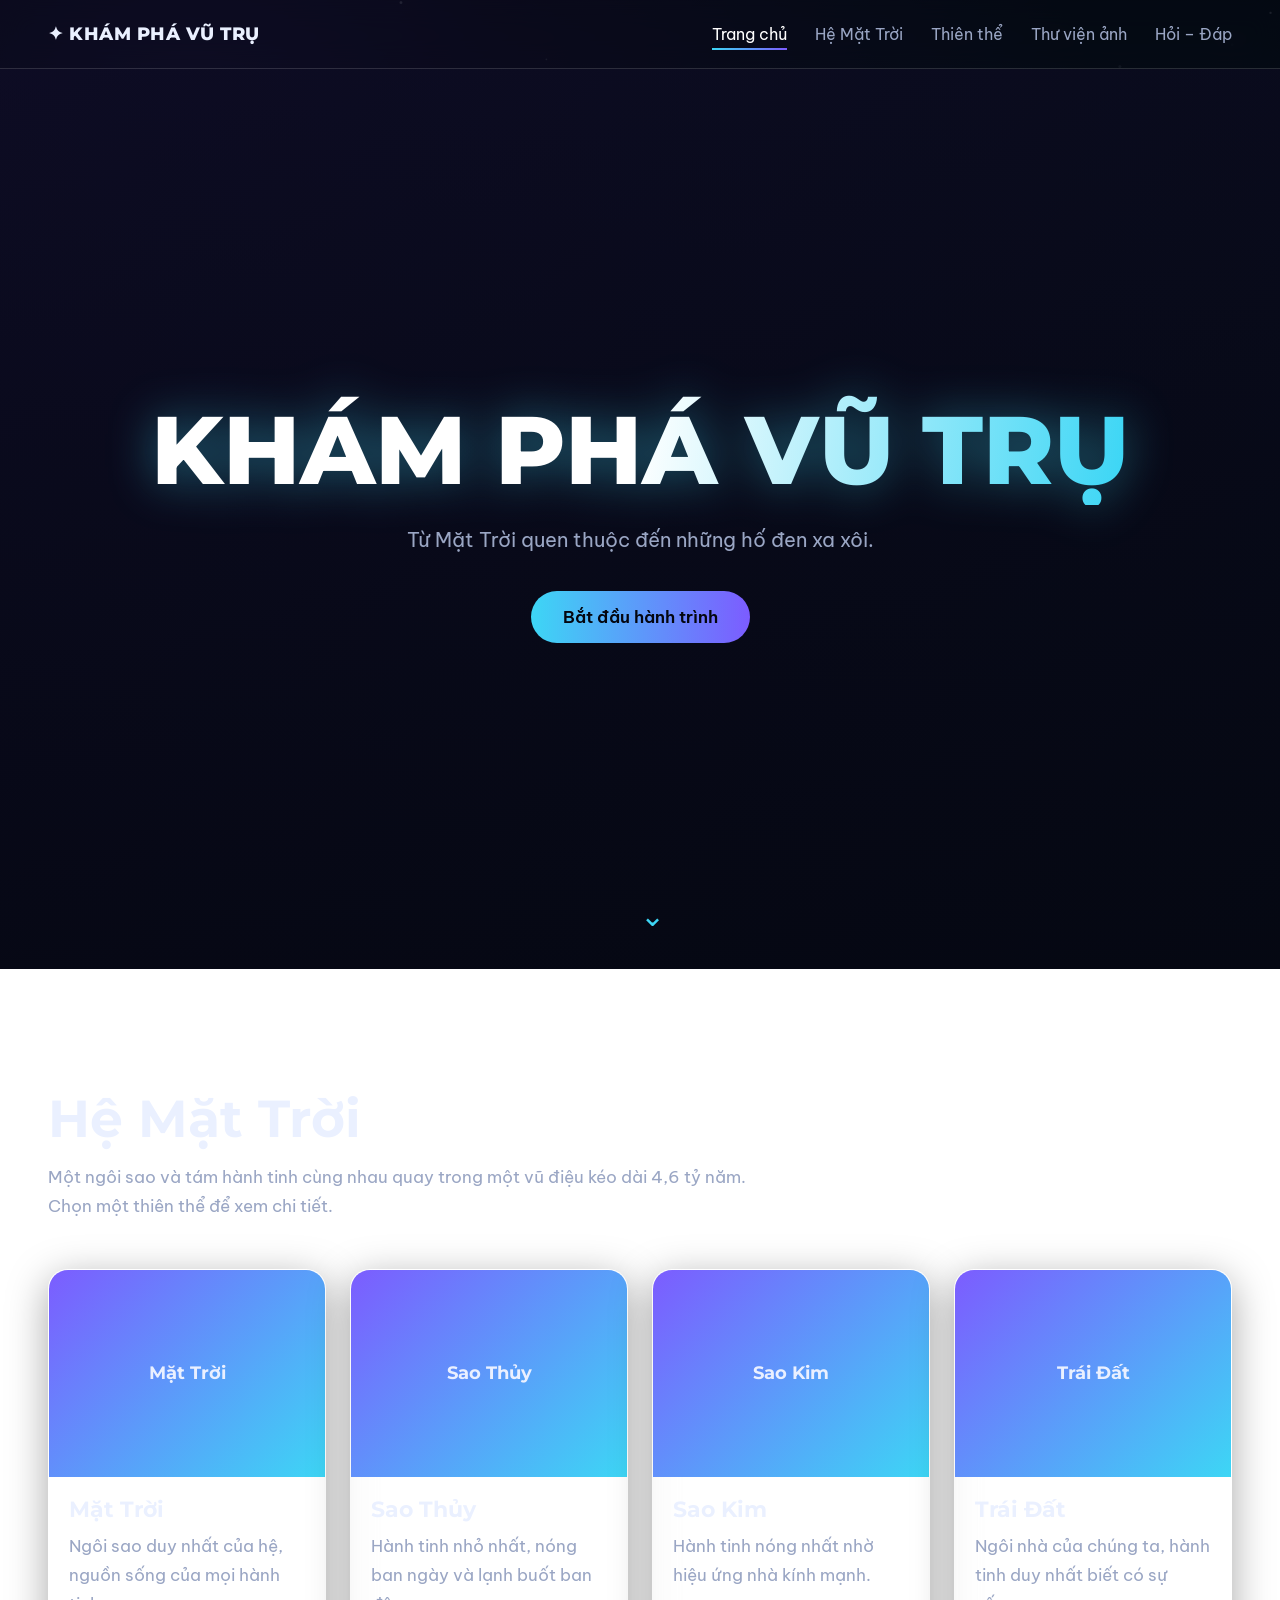
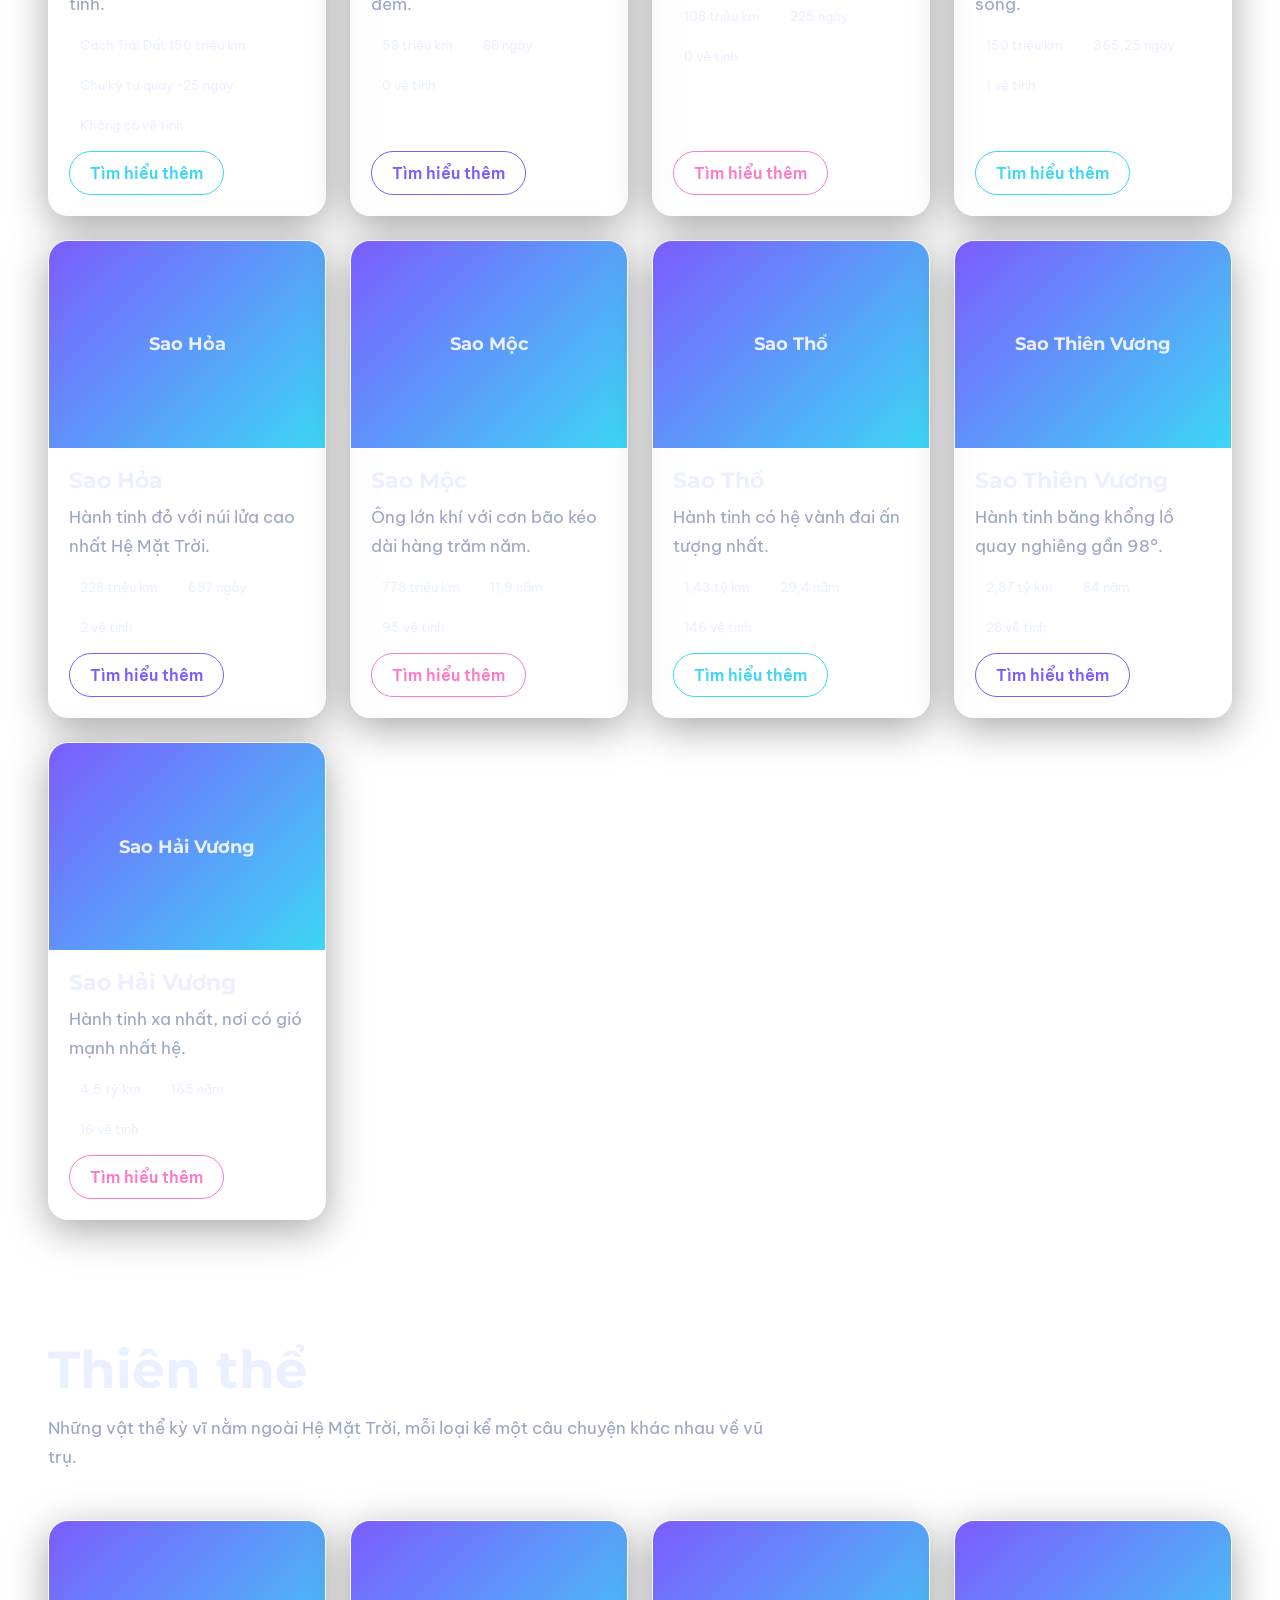
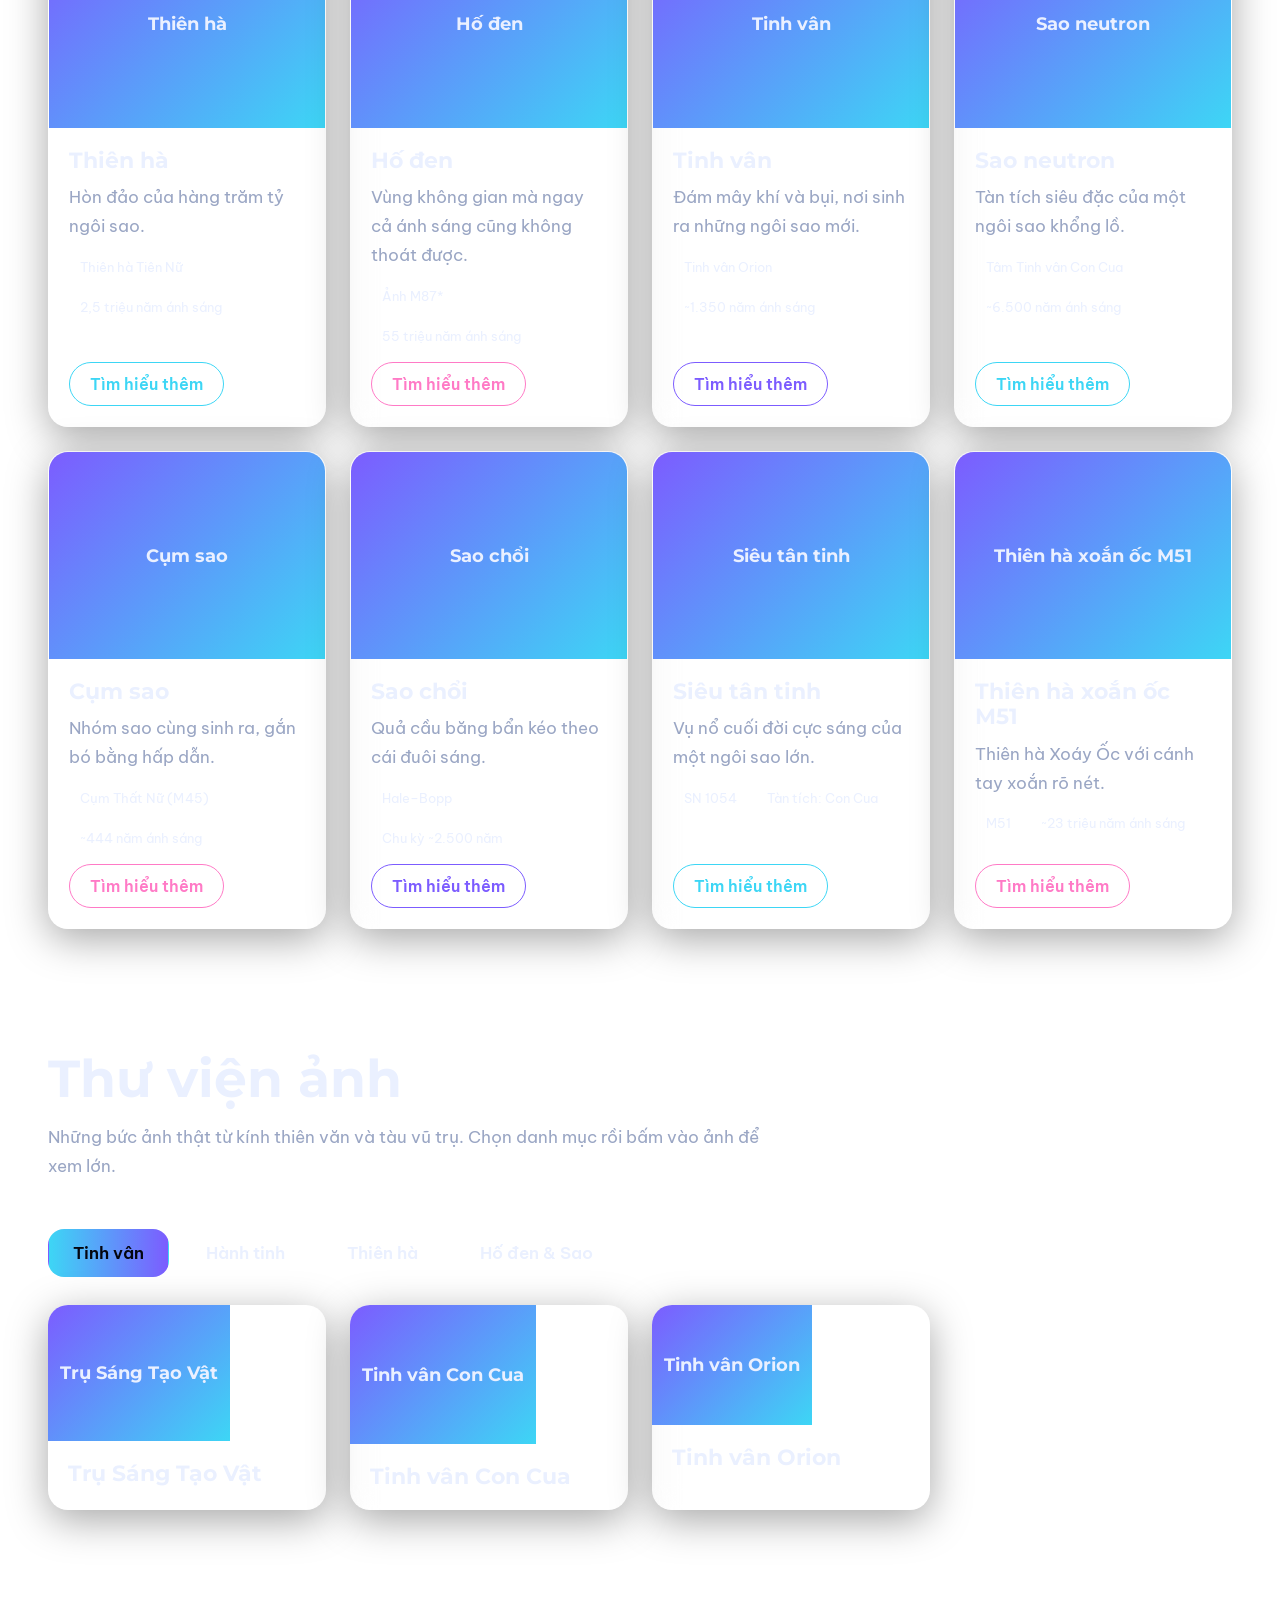
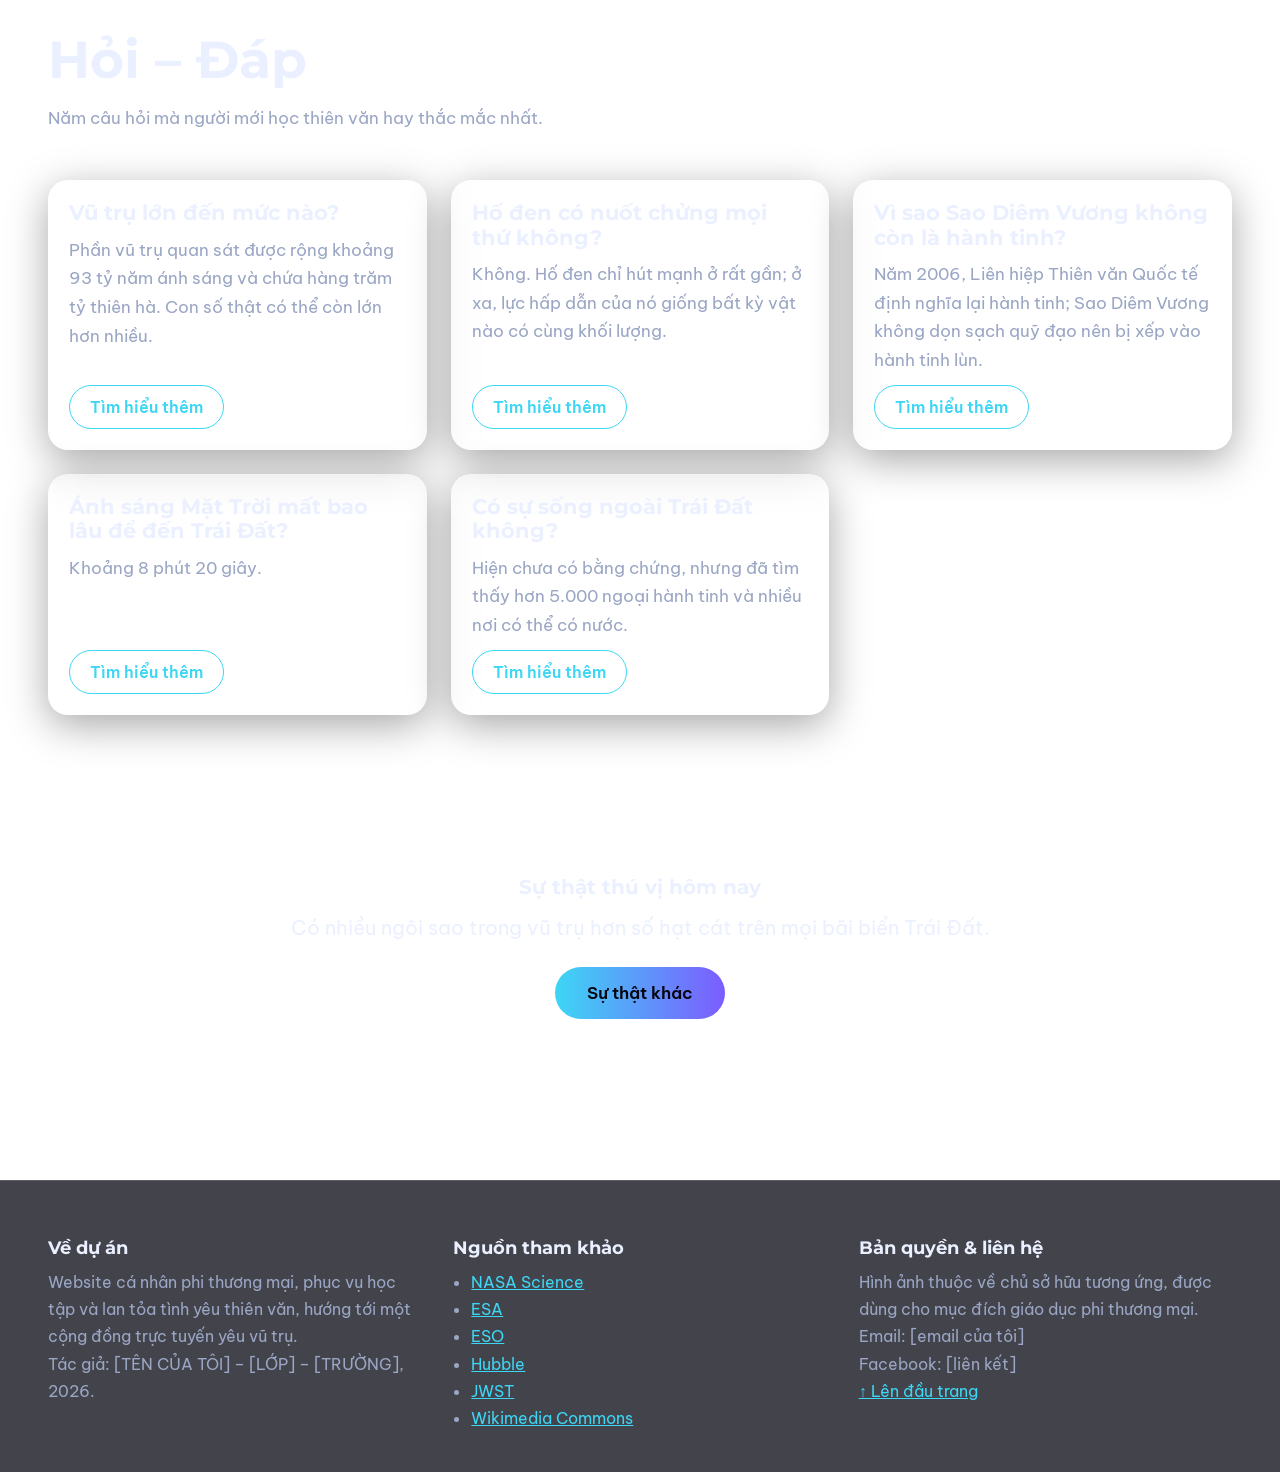
<file: cosmos-exploration/kham-pha-vu-tru-source.html>
<!DOCTYPE html>
<html lang="vi">
<head>
<meta charset="utf-8">
<meta name="viewport" content="width=device-width, initial-scale=1">
<title>Khám Phá Vũ Trụ – Cộng đồng yêu thiên văn</title>
<meta name="description" content="Website cá nhân phi thương mại về thiên văn học: Hệ Mặt Trời, thiên thể, thư viện ảnh và hỏi đáp về vũ trụ.">
<meta property="og:title" content="Khám Phá Vũ Trụ">
<meta property="og:description" content="Hành trình khám phá Hệ Mặt Trời, hố đen, tinh vân và thiên hà.">
<meta property="og:type" content="website">
<!-- ===== CHỖ DÁN MÃ GOOGLE ANALYTICS (GA4) Ở ĐÂY SAU NÀY ===== -->
<link rel="preconnect" href="https://fonts.googleapis.com">
<link href="https://fonts.googleapis.com/css2?family=Be+Vietnam+Pro:wght@400;500;600&family=Montserrat:wght@700;800&display=swap" rel="stylesheet">
<style>
/* ===== Biến màu & nền ===== */
:root{--ivory:#EAF0FF;--mute:#9AA6C4;--cy:#3DD6F5;--vi:#7C5CFF;--pk:#FF7AC6;--glass:rgba(255,255,255,.06);--line:rgba(255,255,255,.14)}
*{box-sizing:border-box;margin:0}
html{scroll-behavior:smooth}
body{font:400 17px/1.7 'Be Vietnam Pro',sans-serif;color:var(--ivory);min-height:100vh;
background:radial-gradient(900px 600px at 15% 10%,rgba(124,92,255,.25),transparent),radial-gradient(800px 600px at 90% 40%,rgba(61,214,245,.15),transparent),radial-gradient(800px 600px at 20% 85%,rgba(255,122,198,.14),transparent),linear-gradient(#04060F,#0A1022);background-attachment:fixed}
h1,h2,h3{font-family:Montserrat,sans-serif;line-height:1.15}
#stars{position:fixed;inset:0;width:100%;height:100%;z-index:0;pointer-events:none}
#prog{position:fixed;top:0;left:0;height:3px;width:0;background:linear-gradient(90deg,var(--cy),var(--vi));z-index:60}
.wrap{max-width:1280px;margin:0 auto;padding:0 24px;position:relative;z-index:1}
@media(min-width:900px){.wrap{padding:0 48px}}
section{padding:120px 0 0}
/* ===== Navbar ===== */
nav{position:sticky;top:0;z-index:50;background:rgba(4,6,15,.65);backdrop-filter:blur(14px);-webkit-backdrop-filter:blur(14px);border-bottom:1px solid var(--line)}
nav .wrap{display:flex;align-items:center;justify-content:space-between;height:68px}
.logo{font:800 18px Montserrat;letter-spacing:.5px;color:var(--ivory);text-decoration:none}
nav ul{display:flex;gap:28px;list-style:none;padding:0}
nav a.l{color:var(--mute);text-decoration:none;font-size:16px;padding:6px 0;background:linear-gradient(90deg,var(--cy),var(--vi)) 0 100%/0 2px no-repeat;transition:.3s}
nav a.l:hover,nav a.l.on{color:#fff;background-size:100% 2px}
#burger{display:none;background:none;border:1px solid var(--line);color:#fff;font-size:24px;border-radius:10px;width:48px;height:44px;cursor:pointer}
@media(max-width:820px){#burger{display:block}nav ul{display:none;position:absolute;top:68px;left:0;right:0;flex-direction:column;gap:0;background:rgba(4,6,15,.96);padding:8px 24px}nav ul.open{display:flex}nav ul a{display:block;padding:14px 0}}
/* ===== Hero ===== */
#home{min-height:100vh;padding:0;display:flex;align-items:center;justify-content:center;text-align:center;position:relative;overflow:hidden}
#hbg{position:absolute;inset:-8% 0;background:linear-gradient(rgba(4,6,15,.55),rgba(4,6,15,.85)),url('https://commons.wikimedia.org/wiki/Special:FilePath/Pillars_of_creation_2014_HST_WFC3-UVIS_full-res_denoised.jpg?width=1600') center/cover,linear-gradient(135deg,#1a1440,#0a1022);will-change:transform}
#home .in{position:relative;z-index:1;padding:24px}
#home h1{font-size:clamp(44px,9vw,96px);font-weight:800;background:linear-gradient(100deg,#fff 20%,var(--cy) 40%,var(--pk) 55%,#fff 75%);background-size:250% 100%;-webkit-background-clip:text;background-clip:text;color:transparent;animation:shine 6s linear infinite;filter:drop-shadow(0 0 24px rgba(61,214,245,.45))}
@keyframes shine{to{background-position:-250% 0}}
#home p{color:var(--mute);font-size:20px;margin:18px 0 34px}
.btn{display:inline-block;border:0;cursor:pointer;font:600 17px 'Be Vietnam Pro';color:#04060F;text-decoration:none;padding:15px 32px;border-radius:999px;background:linear-gradient(90deg,var(--cy),var(--vi));transition:.3s}
.btn:hover{transform:translateY(-3px);box-shadow:0 8px 30px rgba(124,92,255,.5);color:#fff}
.arr{position:absolute;bottom:28px;left:50%;font-size:30px;color:var(--cy);animation:bl 1.6s infinite;text-decoration:none}
@keyframes bl{50%{opacity:.2;transform:translateY(8px)}}
/* ===== Tiêu đề phần & lưới ===== */
.sh{margin-bottom:48px;max-width:720px}
.sh h2{font-size:clamp(32px,5vw,52px);margin-bottom:14px}
.sh p{color:var(--mute)}
.grid{display:grid;gap:24px;grid-template-columns:repeat(4,1fr)}
@media(max-width:1000px){.grid{grid-template-columns:repeat(2,1fr)}}
@media(max-width:560px){.grid{grid-template-columns:1fr}}
.card{background:var(--glass);backdrop-filter:blur(12px);-webkit-backdrop-filter:blur(12px);border:1px solid var(--line);border-radius:20px;overflow:hidden;box-shadow:0 10px 40px rgba(0,0,0,.35);transition:.35s;display:flex;flex-direction:column;--ac:var(--cy)}
.card:hover{transform:translateY(-6px);border-color:var(--ac);box-shadow:0 0 28px color-mix(in srgb,var(--ac) 45%,transparent)}
.ph{aspect-ratio:4/3;overflow:hidden;background:linear-gradient(135deg,#1a1440,#0a1022)}
.ph img,.fb{width:100%;height:100%;object-fit:cover;transition:.5s}
.card:hover .ph img{transform:scale(1.07)}
.fb{display:flex;align-items:center;justify-content:center;text-align:center;padding:12px;font:700 18px Montserrat;background:linear-gradient(135deg,var(--vi),var(--cy))}
.cb{padding:20px;display:flex;flex-direction:column;gap:10px;flex:1}
.cb h3{font-size:22px}
.cb p{color:var(--mute);font-size:17px}
.chips{display:flex;flex-wrap:wrap;gap:8px}
.chip{font-size:13px;padding:4px 10px;border-radius:999px;border:1px solid var(--line);color:var(--ivory);background:rgba(255,255,255,.05)}
.more{margin-top:auto;align-self:flex-start;min-height:44px;cursor:pointer;background:none;color:var(--ac);border:1px solid var(--ac);border-radius:999px;padding:8px 20px;font:600 16px 'Be Vietnam Pro';transition:.3s}
.more:hover{background:var(--ac);color:#04060F}
a:focus-visible,button:focus-visible{outline:3px solid var(--pk);outline-offset:3px}
/* ===== Tab thư viện ===== */
.tabs{display:flex;flex-wrap:wrap;gap:12px;margin-bottom:28px}
.tab{min-height:48px;padding:10px 24px;border-radius:16px;border:1px solid var(--line);background:var(--glass);color:var(--ivory);font:600 17px 'Be Vietnam Pro';cursor:pointer;transition:.3s}
.tab.on,.tab:hover{background:linear-gradient(90deg,var(--cy),var(--vi));color:#04060F;border-color:transparent}
#gal{animation:fi .4s}
@keyframes fi{from{opacity:0;transform:translateY(10px)}}
.gi{cursor:pointer;border:0;padding:0;text-align:left;color:inherit;font:inherit}
/* ===== Hỏi đáp ===== */
.faq{display:grid;gap:24px;grid-template-columns:repeat(auto-fit,minmax(300px,1fr))}
.faq .cb h3{font-size:21px}
/* ===== Sự thật hôm nay ===== */
.fact{margin-top:120px;text-align:center;padding:40px 24px;border-radius:20px;border:1px solid var(--line);background:var(--glass);backdrop-filter:blur(12px)}
.fact p{font-size:20px;max-width:760px;margin:12px auto 22px}
/* ===== Modal & lightbox ===== */
.ov{position:fixed;inset:0;z-index:100;background:rgba(2,4,12,.82);backdrop-filter:blur(6px);display:flex;align-items:center;justify-content:center;padding:20px;opacity:0;visibility:hidden;transition:.35s}
.ov.show{opacity:1;visibility:visible}
.box{background:#0d1428;border:1px solid var(--line);border-radius:20px;max-width:880px;width:100%;max-height:92vh;overflow:auto;position:relative;transform:scale(.92);transition:.35s}
.ov.show .box{transform:scale(1)}
.box img,.box .fb{width:100%;max-height:42vh;object-fit:cover;display:block}
.mb{padding:24px 28px 28px}
.mb h3{font-size:34px;margin-bottom:10px}
.mb small{display:block;color:var(--mute);font-size:14px;margin-top:14px}
table{width:100%;border-collapse:collapse;margin-top:16px;font-size:16px}
td{padding:8px 0;border-bottom:1px solid var(--line)}td:first-child{color:var(--mute);width:45%}
.x,.nv{position:absolute;z-index:2;width:48px;height:48px;border-radius:50%;border:1px solid var(--line);background:rgba(4,6,15,.8);color:#fff;font-size:22px;cursor:pointer}
.x{top:12px;right:12px}.nv{top:35%}#pv{left:12px}#nx{right:12px}
/* ===== Footer ===== */
footer{margin-top:120px;border-top:1px solid var(--line);background:rgba(4,6,15,.75);padding:56px 0 40px;position:relative;z-index:1;font-size:16px}
.fg{display:grid;gap:32px;grid-template-columns:repeat(auto-fit,minmax(260px,1fr))}
footer h4{font:700 18px Montserrat;margin-bottom:10px}
footer p,footer li{color:var(--mute)}footer ul{padding-left:18px}footer a{color:var(--cy)}
/* ===== Hiệu ứng cuộn ===== */
.rv{opacity:0;transform:translateY(28px);transition:.6s}
.rv.in{opacity:1;transform:none}
@media(prefers-reduced-motion:reduce){*{animation:none!important;transition:none!important;scroll-behavior:auto!important}.rv{opacity:1;transform:none}}
</style>
</head>
<body>
<canvas id="stars"></canvas><div id="prog"></div>

<nav><div class="wrap">
<a class="logo" href="#home">✦ KHÁM PHÁ VŨ TRỤ</a>
<button id="burger" aria-label="Mở menu">☰</button>
<ul id="menu">
<li><a class="l" href="#home">Trang chủ</a></li><li><a class="l" href="#solar">Hệ Mặt Trời</a></li>
<li><a class="l" href="#objects">Thiên thể</a></li><li><a class="l" href="#gallery">Thư viện ảnh</a></li>
<li><a class="l" href="#faq">Hỏi – Đáp</a></li>
</ul></div></nav>

<header id="home"><div id="hbg"></div>
<div class="in"><h1>KHÁM PHÁ VŨ TRỤ</h1><p>Từ Mặt Trời quen thuộc đến những hố đen xa xôi.</p><a class="btn" href="#solar">Bắt đầu hành trình</a></div>
<a class="arr" href="#solar" aria-label="Cuộn xuống">⌄</a></header>

<main class="wrap">
<section id="solar"><div class="sh rv"><h2>Hệ Mặt Trời</h2><p>Một ngôi sao và tám hành tinh cùng nhau quay trong một vũ điệu kéo dài 4,6 tỷ năm. Chọn một thiên thể để xem chi tiết.</p></div><div class="grid" id="gs"></div></section>
<section id="objects"><div class="sh rv"><h2>Thiên thể</h2><p>Những vật thể kỳ vĩ nằm ngoài Hệ Mặt Trời, mỗi loại kể một câu chuyện khác nhau về vũ trụ.</p></div><div class="grid" id="go"></div></section>
<section id="gallery"><div class="sh rv"><h2>Thư viện ảnh</h2><p>Những bức ảnh thật từ kính thiên văn và tàu vũ trụ. Chọn danh mục rồi bấm vào ảnh để xem lớn.</p></div><div class="tabs" id="tabs"></div><div class="grid" id="gal"></div></section>
<section id="faq"><div class="sh rv"><h2>Hỏi – Đáp</h2><p>Năm câu hỏi mà người mới học thiên văn hay thắc mắc nhất.</p></div><div class="faq" id="gf"></div>
<div class="fact rv"><h3>Sự thật thú vị hôm nay</h3><p id="ft"></p><button class="btn" id="fb">Sự thật khác</button></div></section>
</main>

<footer><div class="wrap"><div class="fg">
<div><h4>Về dự án</h4><p>Website cá nhân phi thương mại, phục vụ học tập và lan tỏa tình yêu thiên văn, hướng tới một cộng đồng trực tuyến yêu vũ trụ.</p><p>Tác giả: [TÊN CỦA TÔI] – [LỚP] – [TRƯỜNG], 2026.</p></div>
<div><h4>Nguồn tham khảo</h4><ul>
<li><a href="https://science.nasa.gov" target="_blank" rel="noopener">NASA Science</a></li><li><a href="https://www.esa.int" target="_blank" rel="noopener">ESA</a></li>
<li><a href="https://www.eso.org" target="_blank" rel="noopener">ESO</a></li><li><a href="https://hubblesite.org" target="_blank" rel="noopener">Hubble</a></li>
<li><a href="https://webbtelescope.org" target="_blank" rel="noopener">JWST</a></li><li><a href="https://commons.wikimedia.org" target="_blank" rel="noopener">Wikimedia Commons</a></li></ul></div>
<div><h4>Bản quyền & liên hệ</h4><p>Hình ảnh thuộc về chủ sở hữu tương ứng, được dùng cho mục đích giáo dục phi thương mại.</p><p>Email: [email của tôi]<br>Facebook: [liên kết]</p><p><a href="#home">↑ Lên đầu trang</a></p></div>
</div></div></footer>

<!-- Modal -->
<div class="ov" id="md" role="dialog" aria-modal="true" aria-labelledby="mt"><div class="box"><button class="x" aria-label="Đóng">✕</button><div id="mi"></div><div class="mb"><h3 id="mt"></h3><p id="mp"></p><table id="mr"></table><small id="ms"></small></div></div></div>
<!-- Lightbox -->
<div class="ov" id="lb" role="dialog" aria-modal="true" aria-labelledby="lt"><div class="box"><button class="x" aria-label="Đóng">✕</button><button class="nv" id="pv" aria-label="Ảnh trước">‹</button><button class="nv" id="nx" aria-label="Ảnh sau">›</button><div id="li"></div><div class="mb"><h3 id="lt"></h3><p id="lp"></p><small id="ls"></small></div></div></div>

<script>
/* ===================== DỮ LIỆU (sửa link ảnh tại đây) ===================== */
const W=f=>'https://commons.wikimedia.org/wiki/Special:FilePath/'+f+'?width=800';
// Ảnh: [tên file Wikimedia, tác giả/nguồn, giấy phép]
// Hệ Mặt Trời: [tên, ảnh, mô tả ngắn, [chip], giới thiệu, [[thông số,giá trị]]]
const SOLAR=[
["Mặt Trời",["The_Sun_by_the_Atmospheric_Imaging_Assembly_of_NASA's_Solar_Dynamics_Observatory_-_20100819.jpg","NASA/SDO","Phạm vi công cộng"],"Ngôi sao duy nhất của hệ, nguồn sống của mọi hành tinh.",["Cách Trái Đất 150 triệu km","Chu kỳ tự quay ~25 ngày","Không có vệ tinh"],"Mặt Trời là quả cầu plasma khổng lồ chứa gần 99,9% khối lượng cả Hệ Mặt Trời. Năng lượng của nó đến từ phản ứng tổng hợp hydro thành heli ở lõi. Thú vị: ánh sáng sinh ra ở lõi phải mất hàng chục nghìn năm mới thoát ra bề mặt, rồi chỉ cần khoảng 8 phút để tới Trái Đất.",[["Đường kính","1,39 triệu km"],["Nhiệt độ bề mặt","~5.500 °C"],["Tuổi","~4,6 tỷ năm"]]],
["Sao Thủy",["Mercury_in_true_color.jpg","NASA/MESSENGER","Phạm vi công cộng"],"Hành tinh nhỏ nhất, nóng ban ngày và lạnh buốt ban đêm.",["58 triệu km","88 ngày","0 vệ tinh"],"Sao Thủy gần Mặt Trời nhất nên quay quanh nó chỉ trong 88 ngày. Bề mặt đầy hố va chạm như Mặt Trăng. Vì gần như không có khí quyển, nhiệt độ dao động từ khoảng 430 °C ban ngày xuống -180 °C ban đêm.",[["Đường kính","4.879 km"],["Một ngày","59 ngày Trái Đất"],["Vệ tinh","0"]]],
["Sao Kim",["PIA23791-Venus-RealAndEnhancedContrast-20200608.jpg","NASA/JPL-Caltech","Phạm vi công cộng"],"Hành tinh nóng nhất nhờ hiệu ứng nhà kính mạnh.",["108 triệu km","225 ngày","0 vệ tinh"],"Sao Kim có kích thước gần bằng Trái Đất nhưng bị bao bọc bởi khí quyển CO₂ dày, khiến bề mặt nóng hơn 460 °C. Nó tự quay ngược chiều so với hầu hết hành tinh, và một ngày dài hơn một năm của chính nó.",[["Đường kính","12.104 km"],["Nhiệt độ","~465 °C"],["Vệ tinh","0"]]],
["Trái Đất",["The_Blue_Marble_(remastered).jpg","NASA (Apollo 17)","Phạm vi công cộng"],"Ngôi nhà của chúng ta, hành tinh duy nhất biết có sự sống.",["150 triệu km","365,25 ngày","1 vệ tinh"],"Trái Đất có nước lỏng, khí quyển giàu nitơ, oxy và từ trường bảo vệ khỏi gió Mặt Trời. Khoảng 71% bề mặt là đại dương. Mặt Trăng giúp giữ trục nghiêng của Trái Đất ổn định, tạo nên các mùa đều đặn.",[["Đường kính","12.742 km"],["Tuổi","~4,54 tỷ năm"],["Vệ tinh","1"]]],
["Sao Hỏa",["OSIRIS_Mars_true_color.jpg","ESA/MPS/OSIRIS Team","CC BY-SA 3.0 IGO"],"Hành tinh đỏ với núi lửa cao nhất Hệ Mặt Trời.",["228 triệu km","687 ngày","2 vệ tinh"],"Màu đỏ của Sao Hỏa đến từ oxit sắt trên bề mặt. Hành tinh này có Olympus Mons, ngọn núi lửa cao khoảng 22 km, và dấu vết của các dòng sông cổ. Nhiều tàu thăm dò đang tìm bằng chứng về sự sống trong quá khứ.",[["Đường kính","6.779 km"],["Nhiệt độ TB","-60 °C"],["Vệ tinh","Phobos, Deimos"]]],
["Sao Mộc",["Jupiter_and_its_shrunken_Great_Red_Spot.jpg","NASA/ESA/Hubble","Phạm vi công cộng"],"Ông lớn khí với cơn bão kéo dài hàng trăm năm.",["778 triệu km","11,9 năm","95 vệ tinh"],"Sao Mộc nặng hơn tổng khối lượng mọi hành tinh khác cộng lại. Vết Đỏ Lớn là một cơn bão từng rộng hơn Trái Đất và đã hoạt động ít nhất vài trăm năm. Mặt Trăng Europa của nó có thể giấu đại dương dưới lớp băng.",[["Đường kính","139.820 km"],["Một ngày","~10 giờ"],["Vệ tinh","95 (đã xác nhận)"]]],
["Sao Thổ",["Saturn_during_Equinox.jpg","NASA/JPL/Space Science Institute","Phạm vi công cộng"],"Hành tinh có hệ vành đai ấn tượng nhất.",["1,43 tỷ km","29,4 năm","146 vệ tinh"],"Vành đai Sao Thổ gồm vô số mảnh băng và đá, rộng hàng trăm nghìn km nhưng mỏng chỉ vài chục mét. Mật độ trung bình của hành tinh nhỏ hơn nước, nên về lý thuyết nó sẽ nổi nếu có một bể nước đủ lớn.",[["Đường kính","116.460 km"],["Một ngày","~10,7 giờ"],["Vệ tinh","146 (đã xác nhận)"]]],
["Sao Thiên Vương",["Uranus2.jpg","NASA/Voyager 2","Phạm vi công cộng"],"Hành tinh băng khổng lồ quay nghiêng gần 98°.",["2,87 tỷ km","84 năm","28 vệ tinh"],"Sao Thiên Vương gần như \"lăn\" quanh Mặt Trời vì trục nghiêng cực lớn, khiến mỗi cực có khoảng 42 năm ngày liên tục rồi 42 năm đêm. Màu xanh lục nhạt đến từ khí metan trong khí quyển.",[["Đường kính","50.724 km"],["Nhiệt độ","~-224 °C"],["Vệ tinh","28"]]],
["Sao Hải Vương",["Neptune_Full.jpg","NASA/Voyager 2","Phạm vi công cộng"],"Hành tinh xa nhất, nơi có gió mạnh nhất hệ.",["4,5 tỷ km","165 năm","16 vệ tinh"],"Sao Hải Vương được phát hiện nhờ tính toán toán học vào năm 1846 trước khi có người nhìn thấy nó. Gió ở đây có thể vượt 2.000 km/h. Nó mới hoàn thành một vòng quanh Mặt Trời kể từ lúc được phát hiện vào năm 2011.",[["Đường kính","49.244 km"],["Nhiệt độ","~-214 °C"],["Vệ tinh","16"]]]
];
// Thiên thể: [tên, ảnh, mô tả, [chip], giới thiệu, [[thông số]], màu nhấn]
const OBJS=[
["Thiên hà",["Andromeda_Galaxy_(with_h-alpha).jpg","Adam Evans","CC BY 2.0"],"Hòn đảo của hàng trăm tỷ ngôi sao.",["Thiên hà Tiên Nữ","2,5 triệu năm ánh sáng"],"Thiên hà là tập hợp khổng lồ gồm sao, khí, bụi và vật chất tối liên kết bằng lực hấp dẫn. Thiên hà Tiên Nữ là thiên hà xoắn ốc lớn gần nhất và đang lao về phía Ngân Hà của chúng ta.",[["Loại","Xoắn ốc"],["Số sao","~1.000 tỷ"]],"#3DD6F5"],
["Hố đen",["Black_hole_-_Messier_87_crop_max_res.jpg","EHT Collaboration","CC BY 4.0"],"Vùng không gian mà ngay cả ánh sáng cũng không thoát được.",["Ảnh M87*","55 triệu năm ánh sáng"],"Hố đen hình thành khi vật chất bị nén lại cực mạnh. Bức ảnh năm 2019 của Kính thiên văn Chân trời Sự kiện cho thấy bóng đen của hố đen ở tâm thiên hà M87, được viền bởi khí nóng sáng rực.",[["Khối lượng M87*","~6,5 tỷ lần Mặt Trời"],["Công bố ảnh","2019"]],"#FF7AC6"],
["Tinh vân",["Orion_Nebula_-_Hubble_2006_mosaic_18000.jpg","NASA/ESA/Hubble","Phạm vi công cộng"],"Đám mây khí và bụi, nơi sinh ra những ngôi sao mới.",["Tinh vân Orion","~1.350 năm ánh sáng"],"Tinh vân Orion nằm trong chòm sao Thợ Săn, nhìn được bằng mắt thường như một vệt mờ. Bên trong là hàng nghìn ngôi sao còn rất trẻ đang hình thành từ khí và bụi.",[["Loại","Tinh vân phát xạ"],["Tuổi sao","Vài triệu năm"]],"#7C5CFF"],
["Sao neutron",["Crab_Nebula.jpg","NASA/ESA/Hubble","Phạm vi công cộng"],"Tàn tích siêu đặc của một ngôi sao khổng lồ.",["Tâm Tinh vân Con Cua","~6.500 năm ánh sáng"],"Một thìa vật chất sao neutron nặng cỡ hàng tỷ tấn. Ở tâm Tinh vân Con Cua có một sao neutron quay khoảng 30 vòng mỗi giây, phát xung như ngọn hải đăng vũ trụ.",[["Đường kính","~20 km"],["Vụ nổ","Năm 1054"]],"#3DD6F5"],
["Cụm sao",["Pleiades_large.jpg","NASA/ESA/AURA/Caltech","Phạm vi công cộng"],"Nhóm sao cùng sinh ra, gắn bó bằng hấp dẫn.",["Cụm Thất Nữ (M45)","~444 năm ánh sáng"],"Cụm Thất Nữ là cụm sao mở trẻ, dễ thấy bằng mắt thường. Các sao xanh nóng trong cụm sáng gấp hàng trăm lần Mặt Trời và được bao quanh bởi bụi phản xạ ánh sáng xanh.",[["Loại","Cụm sao mở"],["Tuổi","~100 triệu năm"]],"#FF7AC6"],
["Sao chổi",["Comet_Hale-Bopp_1995O1.jpg","E. Kolmhofer, H. Raab","CC BY-SA 3.0"],"Quả cầu băng bẩn kéo theo cái đuôi sáng.",["Hale–Bopp","Chu kỳ ~2.500 năm"],"Sao chổi là khối băng và bụi từ vùng rìa Hệ Mặt Trời. Khi tiến gần Mặt Trời, băng bay hơi tạo thành đầu sáng và đuôi dài luôn hướng ra xa Mặt Trời.",[["Nhân","Vài km"],["Đuôi","Hàng triệu km"]],"#7C5CFF"],
["Siêu tân tinh",["Crab_Nebula.jpg","NASA/ESA/Hubble","Phạm vi công cộng"],"Vụ nổ cuối đời cực sáng của một ngôi sao lớn.",["SN 1054","Tàn tích: Con Cua"],"Siêu tân tinh có thể sáng hơn cả thiên hà chứa nó trong vài tuần. Các nguyên tố nặng như sắt trong cơ thể chúng ta được tạo ra và phát tán từ những vụ nổ như vậy.",[["Loại","Sụp đổ lõi"],["Quan sát","Năm 1054"]],"#3DD6F5"],
["Thiên hà xoắn ốc M51",["Messier51_sRGB.jpg","NASA/ESA/Hubble","Phạm vi công cộng"],"Thiên hà Xoáy Ốc với cánh tay xoắn rõ nét.",["M51","~23 triệu năm ánh sáng"],"M51 đang tương tác với thiên hà vệ tinh nhỏ NGC 5195. Lực hấp dẫn của bạn đồng hành làm nổi bật các nhánh xoắn và kích thích sao mới hình thành.",[["Loại","Xoắn ốc"],["Chòm sao","Chó Săn"]],"#FF7AC6"]
];
// Thư viện ảnh: danh mục → [tên, ảnh, mô tả, ...]
const GAL={
"Tinh vân":[["Trụ Sáng Tạo Vật","Pillars_of_creation_2014_HST_WFC3-UVIS_full-res_denoised.jpg","Các cột khí và bụi trong Tinh vân Đại Bàng, nơi sao mới đang hình thành.","NASA/ESA/Hubble","Phạm vi công cộng"],["Tinh vân Con Cua","Crab_Nebula.jpg","Tàn tích siêu tân tinh năm 1054 trong chòm sao Kim Ngưu.","NASA/ESA/Hubble","Phạm vi công cộng"],["Tinh vân Orion","Orion_Nebula_-_Hubble_2006_mosaic_18000.jpg","Vườn ươm sao gần Trái Đất nhất, sáng rực trong chòm Thợ Săn.","NASA/ESA/Hubble","Phạm vi công cộng"]],
"Hành tinh":[["Sao Mộc","Jupiter_and_its_shrunken_Great_Red_Spot.jpg","Sao Mộc và Vết Đỏ Lớn do Hubble chụp.","NASA/ESA/Hubble","Phạm vi công cộng"],["Sao Thổ","Saturn_during_Equinox.jpg","Sao Thổ với vành đai mỏng khi điểm phân, do tàu Cassini chụp.","NASA/JPL/SSI","Phạm vi công cộng"],["Sao Hỏa","OSIRIS_Mars_true_color.jpg","Sao Hỏa màu thật, do tàu Rosetta chụp khi bay ngang.","ESA/MPS/OSIRIS","CC BY-SA 3.0 IGO"]],
"Thiên hà":[["Thiên hà Tiên Nữ","Andromeda_Galaxy_(with_h-alpha).jpg","Thiên hà xoắn ốc lớn gần nhất, có thể thấy bằng mắt thường ở nơi tối.","Adam Evans","CC BY 2.0"],["Thiên hà Xoáy Ốc M51","Messier51_sRGB.jpg","M51 với các cánh tay xoắn rõ nét, do Hubble ghi lại.","NASA/ESA/Hubble","Phạm vi công cộng"],["Thiên hà Chong Chóng M101","M101_hires_STScI-PRC2006-10a.jpg","Thiên hà xoắn ốc mặt trước rộng gần gấp đôi Ngân Hà.","NASA/ESA/Hubble","Phạm vi công cộng"]],
"Hố đen & Sao":[["Bóng đen hố đen M87*","Black_hole_-_Messier_87_crop_max_res.jpg","Bức ảnh đầu tiên về bóng đen của một hố đen siêu khối lượng.","EHT Collaboration","CC BY 4.0"],["Cụm sao Thất Nữ","Pleiades_large.jpg","Cụm sao mở trẻ với bụi phản xạ ánh sáng xanh.","NASA/ESA/AURA/Caltech","Phạm vi công cộng"],["Mặt Trời","The_Sun_by_the_Atmospheric_Imaging_Assembly_of_NASA's_Solar_Dynamics_Observatory_-_20100819.jpg","Mặt Trời nhìn ở bước sóng cực tím do đài SDO chụp.","NASA/SDO","Phạm vi công cộng"]]};
// Hỏi – Đáp: [câu hỏi, trả lời ngắn, giải thích dài, ảnh]
const FAQ=[
["Vũ trụ lớn đến mức nào?","Phần vũ trụ quan sát được rộng khoảng 93 tỷ năm ánh sáng và chứa hàng trăm tỷ thiên hà. Con số thật có thể còn lớn hơn nhiều.","Ánh sáng đi mỗi giây khoảng 300.000 km, đủ vòng quanh Trái Đất 7 lần. Dù vậy, ánh sáng cần hơn 100.000 năm để băng qua Ngân Hà. Bức ảnh Trường Siêu Sâu của Hubble chỉ chụp một mảnh trời nhỏ bằng hạt cát nhìn từ xa mà chứa hàng nghìn thiên hà.",["Hubble_Ultra_Deep_Field_part_d.jpg","NASA/ESA/Hubble","Phạm vi công cộng"]],
["Hố đen có nuốt chửng mọi thứ không?","Không. Hố đen chỉ hút mạnh ở rất gần; ở xa, lực hấp dẫn của nó giống bất kỳ vật nào có cùng khối lượng.","Nếu Mặt Trời bất ngờ biến thành hố đen cùng khối lượng, Trái Đất vẫn quay quanh nó như cũ, chỉ là lạnh và tối. Chỉ vật nào đi qua chân trời sự kiện mới không thể quay lại. Hố đen M87* trong ảnh là vùng khí nóng viền quanh bóng đen.",["Black_hole_-_Messier_87_crop_max_res.jpg","EHT Collaboration","CC BY 4.0"]],
["Vì sao Sao Diêm Vương không còn là hành tinh?","Năm 2006, Liên hiệp Thiên văn Quốc tế định nghĩa lại hành tinh; Sao Diêm Vương không dọn sạch quỹ đạo nên bị xếp vào hành tinh lùn.","Một hành tinh phải quay quanh Mặt Trời, đủ lớn để thành hình cầu và thống trị quỹ đạo của mình. Sao Diêm Vương cùng chia sẻ vùng Kuiper với rất nhiều vật thể khác, giống như một người đứng giữa đám đông chứ không phải chủ nhân của cả con phố.",["Pluto_in_True_Color_-_High-Res.jpg","NASA/JHUAPL/SwRI","Phạm vi công cộng"]],
["Ánh sáng Mặt Trời mất bao lâu để đến Trái Đất?","Khoảng 8 phút 20 giây.","Khoảng cách Trái Đất - Mặt Trời là 150 triệu km. Với tốc độ ánh sáng, bạn vừa uống xong một ngụm nước thì ánh sáng cũng đã đi xong quãng đường. Nghĩa là ta luôn nhìn thấy Mặt Trời của 8 phút trước.",["The_Sun_by_the_Atmospheric_Imaging_Assembly_of_NASA's_Solar_Dynamics_Observatory_-_20100819.jpg","NASA/SDO","Phạm vi công cộng"]],
["Có sự sống ngoài Trái Đất không?","Hiện chưa có bằng chứng, nhưng đã tìm thấy hơn 5.000 ngoại hành tinh và nhiều nơi có thể có nước.","Các nhà khoa học tìm kiếm trong vùng ở được, nơi nước lỏng có thể tồn tại, và trên các mặt trăng như Europa hay Enceladus. Tìm sự sống giống như đi tìm một chiếc chìa khóa rơi trong sân vận động đêm tối: ta chưa thấy, nhưng đã có nhiều đèn pin hơn bao giờ hết.",["The_Blue_Marble_(remastered).jpg","NASA (Apollo 17)","Phạm vi công cộng"]]
];
const FACTS=["Một ngày trên Sao Kim dài hơn một năm của nó.","Có nhiều ngôi sao trong vũ trụ hơn số hạt cát trên mọi bãi biển Trái Đất.","Dấu chân trên Mặt Trăng có thể tồn tại hàng triệu năm vì không có gió.","Sao Thổ có mật độ thấp hơn nước.","Ánh sáng bạn thấy từ Mặt Trời đã rời đi cách đây khoảng 8 phút."];

/* ===================== HÀM TIỆN ÍCH ===================== */
const $=s=>document.querySelector(s);
// Ảnh có xử lý lỗi: hiện khung gradient kèm tên
const img=(a,name,eager)=>`<img src="${W(a[0])}" alt="${name} – ảnh thật (${a[1]})" ${eager?'':'loading="lazy"'} onerror="this.outerHTML='<div class=fb role=img aria-label=\\'${name}\\'>${name}</div>'">`;
const src=a=>`Ảnh: ${a[1]} · Giấy phép: ${a[2]} · Nguồn: Wikimedia Commons`;
const card=(o,i,k)=>`<article class="card rv" style="--ac:${o[6]||['#3DD6F5','#7C5CFF','#FF7AC6'][i%3]}"><div class="ph">${img(o[1],o[0])}</div><div class="cb"><h3>${o[0]}</h3><p>${o[2]}</p><div class="chips">${o[3].map(c=>`<span class="chip">${c}</span>`).join('')}</div><button class="more" data-k="${k}" data-i="${i}">Tìm hiểu thêm</button></div></article>`;
$('#gs').innerHTML=SOLAR.map((o,i)=>card(o,i,'s')).join('');
$('#go').innerHTML=OBJS.map((o,i)=>card(o,i,'o')).join('');
$('#gf').innerHTML=FAQ.map((f,i)=>`<article class="card rv"><div class="cb"><h3>${f[0]}</h3><p>${f[1]}</p><button class="more" data-k="f" data-i="${i}">Tìm hiểu thêm</button></div></article>`).join('');

/* ===================== MODAL (focus trap, ESC, khóa cuộn) ===================== */
let cur=null,last=null;
function openOv(el,focus){last=document.activeElement;cur=el;el.classList.add('show');document.body.style.overflow='hidden';(focus||el.querySelector('.x')).focus()}
function closeOv(){if(!cur)return;cur.classList.remove('show');document.body.style.overflow='';cur=null;last&&last.focus()}
document.querySelectorAll('.ov').forEach(o=>{o.addEventListener('click',e=>{if(e.target===o||e.target.classList.contains('x'))closeOv()})});
document.addEventListener('keydown',e=>{
 if(!cur)return;
 if(e.key==='Escape')closeOv();
 if(cur.id==='lb'){if(e.key==='ArrowLeft')step(-1);if(e.key==='ArrowRight')step(1)}
 if(e.key==='Tab'){const f=[...cur.querySelectorAll('button')];const a=f[0],b=f[f.length-1];
  if(e.shiftKey&&document.activeElement===a){e.preventDefault();b.focus()}else if(!e.shiftKey&&document.activeElement===b){e.preventDefault();a.focus()}}
});
document.addEventListener('click',e=>{
 const b=e.target.closest('.more');if(!b)return;
 const i=+b.dataset.i,k=b.dataset.k;let name,txt,rows=[],im;
 if(k==='f'){const f=FAQ[i];name=f[0];txt=f[2];im=f[3]}
 else{const o=(k==='s'?SOLAR:OBJS)[i];name=o[0];txt=o[4];rows=o[5];im=o[1]}
 $('#mi').innerHTML=img(im,name,true);$('#mt').textContent=name;$('#mp').textContent=txt;
 $('#mr').innerHTML=rows.map(r=>`<tr><td>${r[0]}</td><td>${r[1]}</td></tr>`).join('');
 $('#ms').textContent=src(im);openOv($('#md'));
});

/* ===================== THƯ VIỆN ẢNH + LIGHTBOX ===================== */
const cats=Object.keys(GAL);let cat=cats[0],gi=0;
$('#tabs').innerHTML=cats.map(c=>`<button class="tab" data-c="${c}">${c}</button>`).join('');
function showCat(c){cat=c;document.querySelectorAll('.tab').forEach(t=>t.classList.toggle('on',t.dataset.c===c));
 const g=$('#gal');g.style.animation='none';g.offsetHeight;g.style.animation='';
 g.innerHTML=GAL[c].map((p,i)=>`<button class="card gi" data-g="${i}"><div class="ph">${img([p[1],p[3]],p[0])}</div><div class="cb"><h3>${p[0]}</h3></div></button>`).join('')}
$('#tabs').addEventListener('click',e=>{const t=e.target.closest('.tab');if(t)showCat(t.dataset.c)});
$('#gal').addEventListener('click',e=>{const b=e.target.closest('.gi');if(b){gi=+b.dataset.g;lb();openOv($('#lb'))}});
function lb(){const p=GAL[cat][gi],a=[p[1],p[3],p[4]];$('#li').innerHTML=img(a,p[0],true);$('#lt').textContent=p[0];$('#lp').textContent=p[2];$('#ls').textContent=src(a)}
function step(d){const n=GAL[cat].length;gi=(gi+d+n)%n;lb()}
$('#pv').onclick=()=>step(-1);$('#nx').onclick=()=>step(1);
showCat(cat);

/* ===================== MENU, SCROLL-SPY, TIẾN TRÌNH, PARALLAX ===================== */
$('#burger').onclick=()=>$('#menu').classList.toggle('open');
document.querySelectorAll('a[href^="#"]').forEach(a=>a.addEventListener('click',e=>{
 const t=document.querySelector(a.getAttribute('href'));if(t){e.preventDefault();t.scrollIntoView({behavior:'smooth'});$('#menu').classList.remove('open')}}));
const links=[...document.querySelectorAll('a.l')];
const spy=new IntersectionObserver(es=>es.forEach(e=>{if(e.isIntersecting)links.forEach(l=>l.classList.toggle('on',l.getAttribute('href')==='#'+e.target.id))}),{rootMargin:'-45% 0px -50% 0px'});
['home','solar','objects','gallery','faq'].forEach(id=>spy.observe(document.getElementById(id)));
const rv=new IntersectionObserver(es=>es.forEach(e=>{if(e.isIntersecting){e.target.classList.add('in');rv.unobserve(e.target)}}),{threshold:.12});
document.querySelectorAll('.rv').forEach(el=>rv.observe(el));
const calm=matchMedia('(prefers-reduced-motion:reduce)').matches;
addEventListener('scroll',()=>{const h=document.documentElement,y=scrollY;
 $('#prog').style.width=(y/(h.scrollHeight-innerHeight)*100)+'%';
 if(!calm&&y<innerHeight)$('#hbg').style.transform=`translateY(${y*.25}px)`},{passive:true});

/* ===================== SỰ THẬT HÔM NAY ===================== */
let fi=Math.floor(Math.random()*FACTS.length);
const showF=()=>{$('#ft').textContent=FACTS[fi]};showF();
$('#fb').onclick=()=>{fi=(fi+1)%FACTS.length;showF()};

/* ===================== NỀN SAO LẤP LÁNH (canvas) ===================== */
const cv=$('#stars'),cx=cv.getContext('2d');let S=[];
function init(){cv.width=innerWidth;cv.height=innerHeight;S=Array.from({length:Math.min(140,innerWidth/8)},()=>({x:Math.random()*cv.width,y:Math.random()*cv.height,r:Math.random()*1.4+.3,p:Math.random()*6}))}
function draw(t){cx.clearRect(0,0,cv.width,cv.height);S.forEach(s=>{cx.globalAlpha=calm?.7:.35+.5*Math.sin(t/900+s.p);cx.fillStyle='#EAF0FF';cx.beginPath();cx.arc(s.x,s.y,s.r,0,6.3);cx.fill()});if(!calm)requestAnimationFrame(draw)}
addEventListener('resize',init);init();requestAnimationFrame(draw);
</script>
</body>
</html>
</file>
